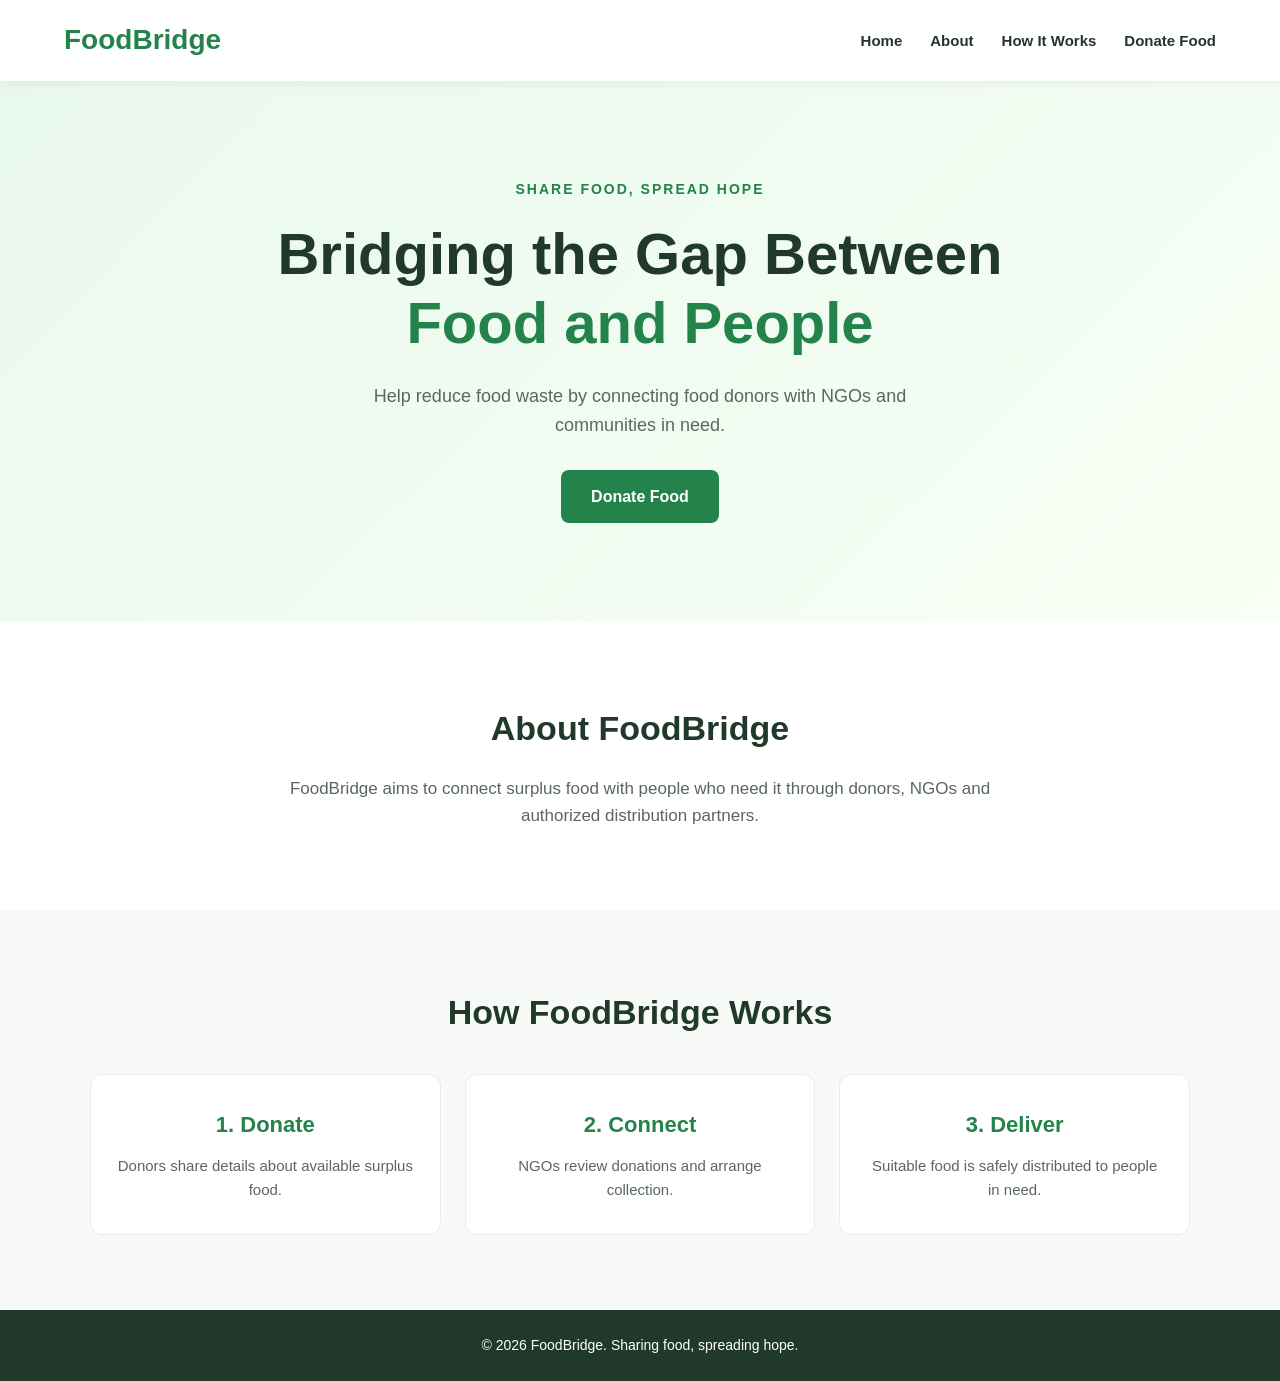
<file: Food_Bridge/index.html>
<!DOCTYPE html>
<html lang="en">
<head>
    <meta charset="UTF-8">
    <meta name="viewport" content="width=device-width, initial-scale=1.0">

    <title>FoodBridge | Share Food, Spread Hope</title>

    <link rel="stylesheet" href="style.css">
</head>
<body>

    <!-- Website Header -->
    <header>
        <nav class="navbar">
            <a href="index.html" class="logo">FoodBridge</a>

            <ul class="nav-links">
                <li><a href="index.html">Home</a></li>
                <li><a href="#about">About</a></li>
                <li><a href="#how-it-works">How It Works</a></li>
                <li><a href="donate.html">Donate Food</a></li>
            </ul>
        </nav>
    </header>

    <!-- Main Hero Section -->
    <main>
        <section class="hero">
            <div class="hero-content">
                <p class="tagline">SHARE FOOD, SPREAD HOPE</p>

                <h1>Bridging the Gap Between
                    <span>Food and People</span>
                </h1>

                <p>
                    Help reduce food waste by connecting food donors
                    with NGOs and communities in need.
                </p>

                <a href="donate.html" class="donate-button">
                    Donate Food
                </a>
            </div>
        </section>

        <!-- About Section -->
        <section id="about" class="about">
            <h2>About FoodBridge</h2>

            <p>
                FoodBridge aims to connect surplus food with people
                who need it through donors, NGOs and authorized
                distribution partners.
            </p>
        </section>

        <!-- How It Works Section -->
        <section id="how-it-works" class="how-it-works">
            <h2>How FoodBridge Works</h2>

            <div class="steps">
                <article class="step">
                    <h3>1. Donate</h3>
                    <p>Donors share details about available surplus food.</p>
                </article>

                <article class="step">
                    <h3>2. Connect</h3>
                    <p>NGOs review donations and arrange collection.</p>
                </article>

                <article class="step">
                    <h3>3. Deliver</h3>
                    <p>Suitable food is safely distributed to people in need.</p>
                </article>
            </div>
        </section>
    </main>

    <!-- Website Footer -->
    <footer>
        <p>&copy; 2026 FoodBridge. Sharing food, spreading hope.</p>
    </footer>

</body>
</html>
</file>
<file: Food_Bridge/style.css>
/* ===== 1. Basic Reset ===== */
* {
    margin: 0;
    padding: 0;
    box-sizing: border-box;
}

html {
    scroll-behavior: smooth;
}

body {
    font-family: Arial, Helvetica, sans-serif;
    color: #26352c;
    background-color: #ffffff;
    line-height: 1.6;
}

/* ===== 2. Navigation Bar ===== */
header {
    background-color: #ffffff;
    box-shadow: 0 2px 12px rgba(0, 0, 0, 0.06);
    position: sticky;
    top: 0;
    z-index: 100;
}

.navbar {
    max-width: 1200px;
    margin: 0 auto;
    padding: 18px 24px;
    display: flex;
    justify-content: space-between;
    align-items: center;
    gap: 24px;
}

.logo {
    font-size: 28px;
    font-weight: bold;
    color: #24834a;
    text-decoration: none;
}

.nav-links {
    display: flex;
    align-items: center;
    gap: 28px;
    list-style: none;
}

.nav-links a {
    color: #26352c;
    text-decoration: none;
    font-size: 15px;
    font-weight: 600;
    transition: color 0.3s ease;
}

.nav-links a:hover {
    color: #24834a;
}

/* ===== 3. Hero Section ===== */
.hero {
    min-height: 540px;
    padding: 90px 24px;
    display: flex;
    align-items: center;
    justify-content: center;
    text-align: center;
    background: linear-gradient(135deg, #e9f8ed, #f8fff5);
}

.hero-content {
    max-width: 800px;
}

.tagline {
    color: #24834a;
    font-size: 14px;
    font-weight: bold;
    letter-spacing: 2px;
    margin-bottom: 18px;
}

.hero h1 {
    font-size: clamp(34px, 5vw, 58px);
    line-height: 1.2;
    margin-bottom: 24px;
    color: #20392a;
}

.hero h1 span {
    display: block;
    color: #24834a;
}

.hero-content > p:not(.tagline) {
    max-width: 620px;
    margin: 0 auto 30px;
    font-size: 18px;
    color: #59685d;
}

/* ===== 4. Donate Button ===== */
.donate-button {
    display: inline-block;
    padding: 14px 30px;
    background-color: #24834a;
    color: #ffffff;
    text-decoration: none;
    border-radius: 8px;
    font-weight: bold;
    transition: background-color 0.3s ease,
                transform 0.3s ease;
}

.donate-button:hover {
    background-color: #176537;
    transform: translateY(-3px);
}

/* ===== 5. About Section ===== */
.about {
    max-width: 900px;
    margin: 0 auto;
    padding: 80px 24px;
    text-align: center;
}

.about h2,
.how-it-works h2 {
    font-size: 34px;
    color: #20392a;
    margin-bottom: 20px;
}

.about p {
    max-width: 750px;
    margin: 0 auto;
    color: #59685d;
    font-size: 17px;
}

/* ===== 6. How It Works ===== */
.how-it-works {
    padding: 75px 24px;
    text-align: center;
    background-color: #f7faf7;
}

.steps {
    max-width: 1100px;
    margin: 35px auto 0;
    display: grid;
    grid-template-columns: repeat(3, minmax(0, 1fr));
    gap: 24px;
}

.step {
    background-color: #ffffff;
    padding: 32px 24px;
    border-radius: 12px;
    border: 1px solid #e4eee6;
    transition: transform 0.3s ease,
                box-shadow 0.3s ease;
}

.step:hover {
    transform: translateY(-6px);
    box-shadow: 0 12px 28px rgba(36, 131, 74, 0.10);
}

.step h3 {
    color: #24834a;
    font-size: 22px;
    margin-bottom: 12px;
}

.step p {
    color: #59685d;
    font-size: 15px;
}

/* ===== 7. Footer ===== */
footer {
    padding: 24px;
    background-color: #20392a;
    color: #ffffff;
    text-align: center;
    font-size: 14px;
}

/* ===== 8. Responsive Design ===== */
@media (max-width: 768px) {
    .navbar {
        flex-direction: column;
        gap: 14px;
    }

    .nav-links {
        justify-content: center;
        flex-wrap: wrap;
        gap: 12px 20px;
    }

    .hero {
        min-height: 460px;
        padding: 65px 20px;
    }

    .hero-content > p:not(.tagline) {
        font-size: 16px;
    }

    .about {
        padding: 55px 20px;
    }

    .about h2,
    .how-it-works h2 {
        font-size: 28px;
    }

    .steps {
        grid-template-columns: 1fr;
        max-width: 450px;
    }
}

/* ===== Donation Page ===== */

.donation-section {
    background-color: #f7faf7;
    padding: 65px 20px 80px;
}

.donation-heading {
    max-width: 700px;
    margin: 0 auto 35px;
    text-align: center;
}

.donation-heading h1 {
    font-size: clamp(32px, 5vw, 46px);
    line-height: 1.2;
    margin-bottom: 18px;
    color: #20392a;
}

.donation-heading h1 span {
    color: #24834a;
}

.donation-heading > p:last-child {
    color: #59685d;
    font-size: 17px;
}

.donation-form {
    max-width: 700px;
    margin: 0 auto;
    padding: 35px;
    background-color: #ffffff;
    border: 1px solid #e4eee6;
    border-radius: 16px;
    box-shadow: 0 10px 35px rgba(32, 57, 42, 0.07);
}

.donation-form h2 {
    color: #20392a;
    margin-bottom: 28px;
    font-size: 25px;
}

.form-group {
    display: flex;
    flex-direction: column;
    gap: 8px;
    margin-bottom: 22px;
    min-width: 0;
}

.form-group label {
    font-weight: 600;
    color: #26352c;
    font-size: 15px;
}

.form-group input,
.form-group select,
.form-group textarea {
    width: 100%;
    padding: 13px 14px;
    border: 1px solid #d5e0d7;
    border-radius: 8px;
    background-color: #ffffff;
    color: #26352c;
    font: inherit;
}

.form-group textarea {
    resize: vertical;
}

.form-group input:focus,
.form-group select:focus,
.form-group textarea:focus {
    outline: 2px solid #24834a;
    outline-offset: 2px;
    border-color: #24834a;
}

.form-group small {
    color: #59685d;
    font-size: 13px;
}

.form-row {
    display: grid;
    grid-template-columns: 1fr 1fr;
    gap: 18px;
}

.donation-form .donate-button {
    width: 100%;
    border: none;
    font-size: 16px;
    cursor: pointer;
}

.form-note {
    margin-top: 16px;
    text-align: center;
    font-size: 13px;
    color: #59685d;
}

@media (max-width: 600px) {
    .donation-section {
        padding: 45px 15px 55px;
    }

    .donation-form {
        padding: 22px 18px;
    }

    .form-row {
        grid-template-columns: 1fr;
        gap: 0;
    }
}
</file>
